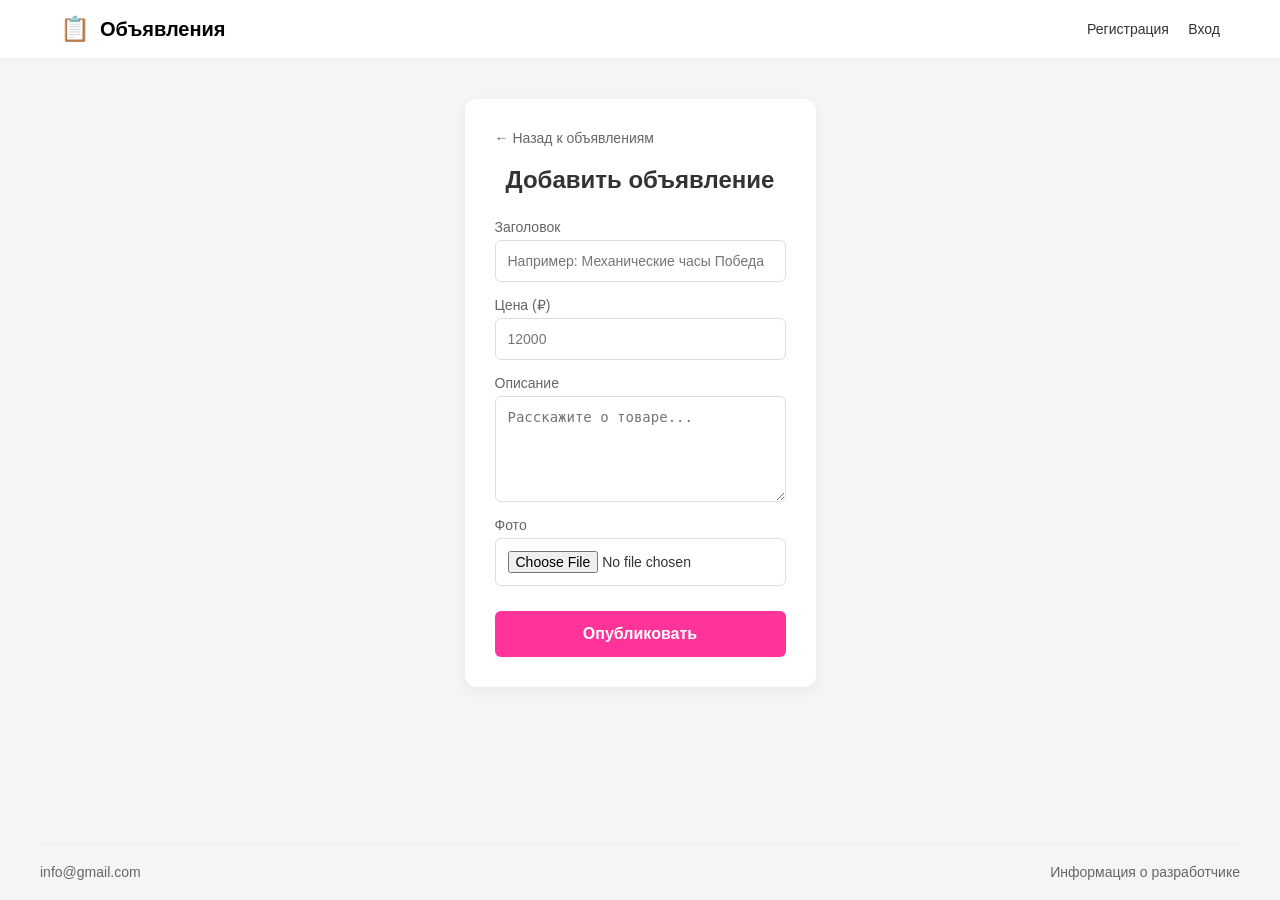
<file: add.html>
<!DOCTYPE html>
<html lang="ru">
<head>
    <meta charset="UTF-8">
    <meta name="viewport" content="width=device-width, initial-scale=1.0">
    <title>Добавить объявление</title>
    <link rel="stylesheet" href="style.css">
</head>
<body>

    <header>
        <div class="container header-block">
            <a href="index.html" class="logo">
                <div class="logo-icon">📋</div>
                <span class="logo-text">Объявления</span>
            </a>
            <nav id="auth-nav"></nav>
        </div>
    </header>

    <main class="form-page">
        <a href="index.html" style="display: inline-block; margin-bottom: 20px; color: #666; text-decoration: none; font-size: 14px;">← Назад к объявлениям</a>

        <h1 class="form-title">Добавить объявление</h1>

        <form class="add-form" id="add-form" enctype="multipart/form-data">
            <div class="form-group">
                <label for="title">Заголовок</label>
                <input type="text" id="title" name="title" placeholder="Например: Механические часы Победа" maxlength="100" required>
            </div>

            <div class="form-group">
                <label for="price">Цена (₽)</label>
                <input type="number" id="price" name="price" placeholder="12000" min="0" step="1" required>
            </div>

            <div class="form-group">
                <label for="description">Описание</label>
                <textarea id="description" name="description" rows="5" maxlength="2000" placeholder="Расскажите о товаре..." required></textarea>
            </div>

            <div class="form-group">
                <label for="image">Фото</label>
                <input type="file" id="image" name="image" accept="image/jpeg,image/png,image/webp" required>
            </div>

            <button type="submit" class="btn-submit">Опубликовать</button>
        </form>
    </main>

    <footer class="site-footer container">
        <a href="mailto:info@gmail.com" class="footer-email">info@gmail.com</a>
        <a href="developer.html" class="footer-developer">Информация о разработчике</a>
    </footer>

    <script src="script.js"></script>
</body>
</html>
</file>
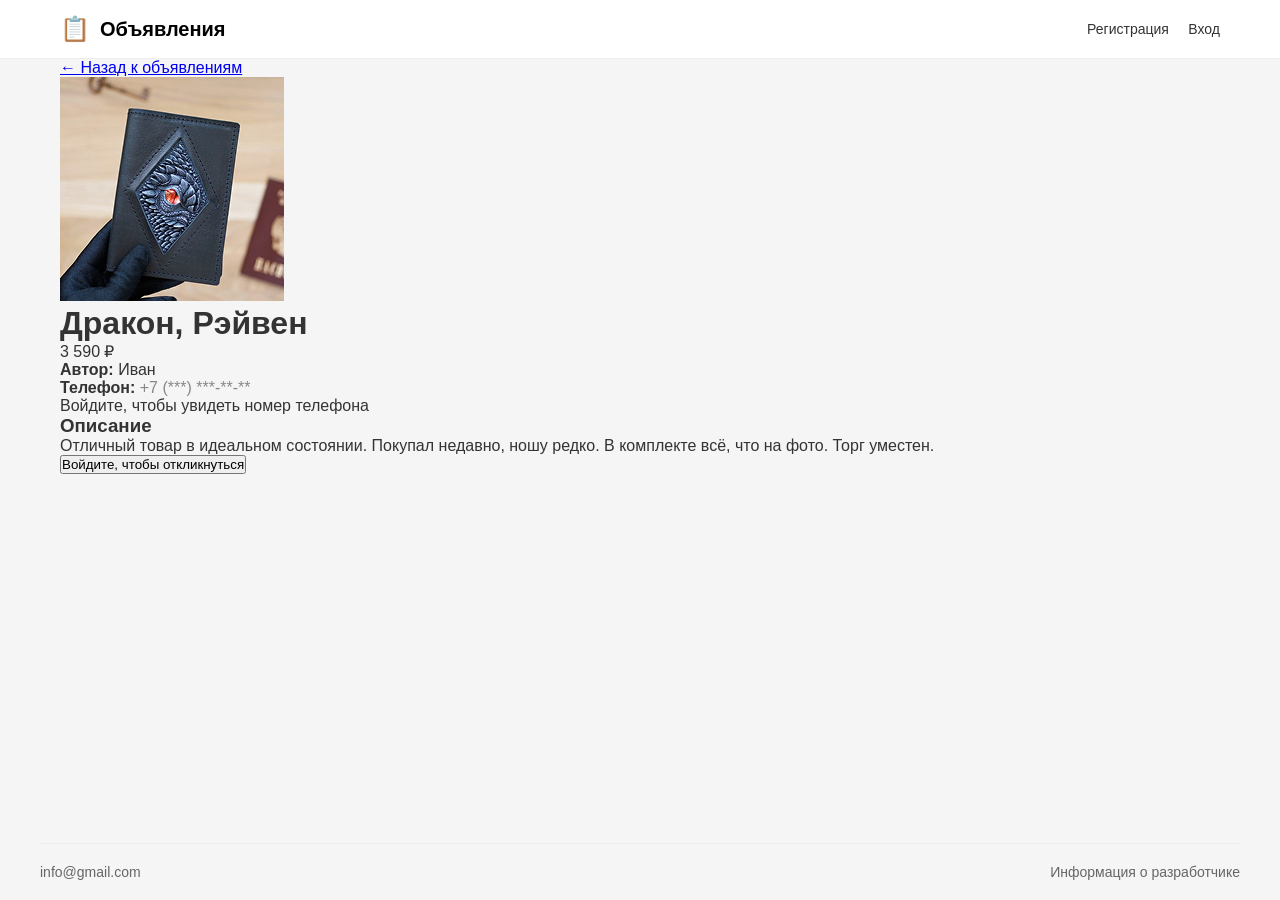
<file: item.html>
<!DOCTYPE html>
<html lang="ru">

<head>
    <meta charset="UTF-8">
    <meta name="viewport" content="width=device-width, initial-scale=1.0">

    <title>Объявление</title>

    <link rel="stylesheet" href="style.css">
</head>

<body>

    <!-- ШАПКА САЙТА -->
    <header class="site-header">

        <div class="container header-block">

            <a href="index.html" class="logo">
                <div class="logo-icon">📋</div>
                <span class="logo-text">Объявления</span>
            </a>

            <nav id="auth-nav"></nav>

        </div>

    </header>


    <!-- ДЕТАЛЬНАЯ СТРАНИЦА ОБЪЯВЛЕНИЯ -->
    <main
        class="container item-page"
        id="item-detail-page"
        aria-live="polite"
    >

        <!-- JavaScript загрузит информацию об объявлении -->

        <p>Загрузка объявления...</p>

    </main>


    <!-- ПОДВАЛ -->
    <footer class="site-footer container">

        <a href="mailto:info@gmail.com" class="footer-email">
            info@gmail.com
        </a>

        <a href="developer.html" class="footer-developer">
            Информация о разработчике
        </a>

    </footer>


    <!-- JAVASCRIPT -->
    <script src="script.js"></script>

</body>

</html>
</file>
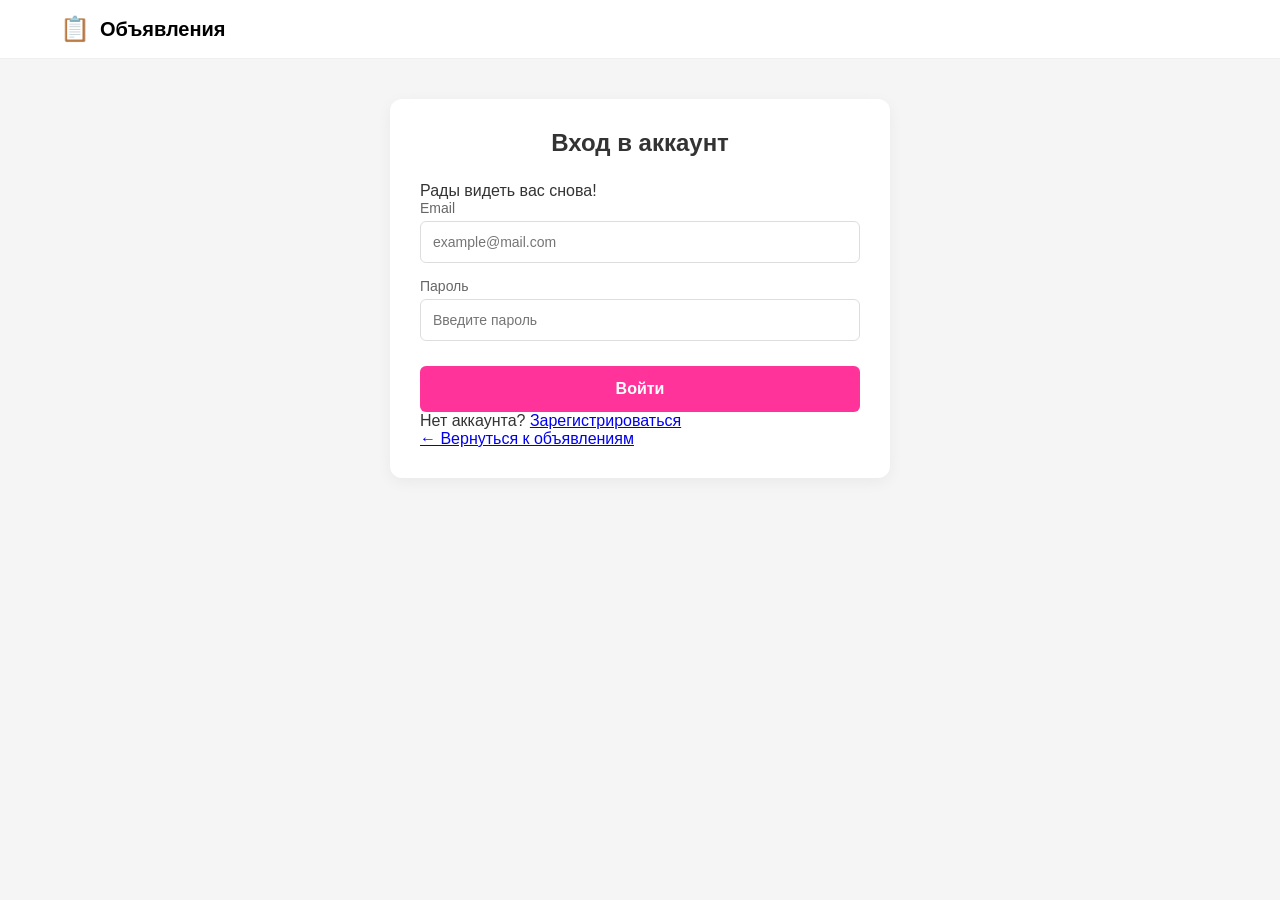
<file: login.html>
<!DOCTYPE html>
<html lang="ru">

<head>
    <meta charset="UTF-8">
    <meta name="viewport" content="width=device-width, initial-scale=1.0">

    <title>Вход в аккаунт — Объявления</title>

    <link rel="stylesheet" href="style.css">
</head>

<body>

    <!-- ШАПКА -->
    <header class="site-header">

        <div class="container header-block">

            <a href="index.html" class="logo">
                <span class="logo-icon">📋</span>
                <span class="logo-text">Объявления</span>
            </a>

        </div>

    </header>


    <!-- ФОРМА ВХОДА -->
    <main class="container form-page">

        <section class="form-card">

            <h1 class="form-title">
                Вход в аккаунт
            </h1>

            <p class="form-subtitle">
                Рады видеть вас снова!
            </p>


            <form id="login-form" class="add-form">

                <!-- EMAIL -->
                <div class="form-group">

                    <label for="login-email">
                        Email
                    </label>

                    <input
                        type="email"
                        id="login-email"
                        name="email"
                        placeholder="example@mail.com"
                        autocomplete="email"
                        required
                    >

                </div>


                <!-- ПАРОЛЬ -->
                <div class="form-group">

                    <label for="login-password">
                        Пароль
                    </label>

                    <input
                        type="password"
                        id="login-password"
                        name="password"
                        placeholder="Введите пароль"
                        autocomplete="current-password"
                        required
                    >

                </div>


                <!-- ОШИБКА -->
                <p
                    id="login-error"
                    class="auth-error"
                    role="alert"
                    aria-live="polite"
                ></p>


                <!-- КНОПКА -->
                <button
                    type="submit"
                    class="btn-submit"
                >
                    Войти
                </button>

            </form>


            <!-- РЕГИСТРАЦИЯ -->
            <p class="auth-switch">

                Нет аккаунта?

                <a href="register.html">
                    Зарегистрироваться
                </a>

            </p>


            <!-- ВОЗВРАТ -->
            <a href="index.html" class="back-link">
                ← Вернуться к объявлениям
            </a>

        </section>

    </main>


    <!-- JAVASCRIPT -->
    <script src="script.js"></script>

</body>

</html>
</file>
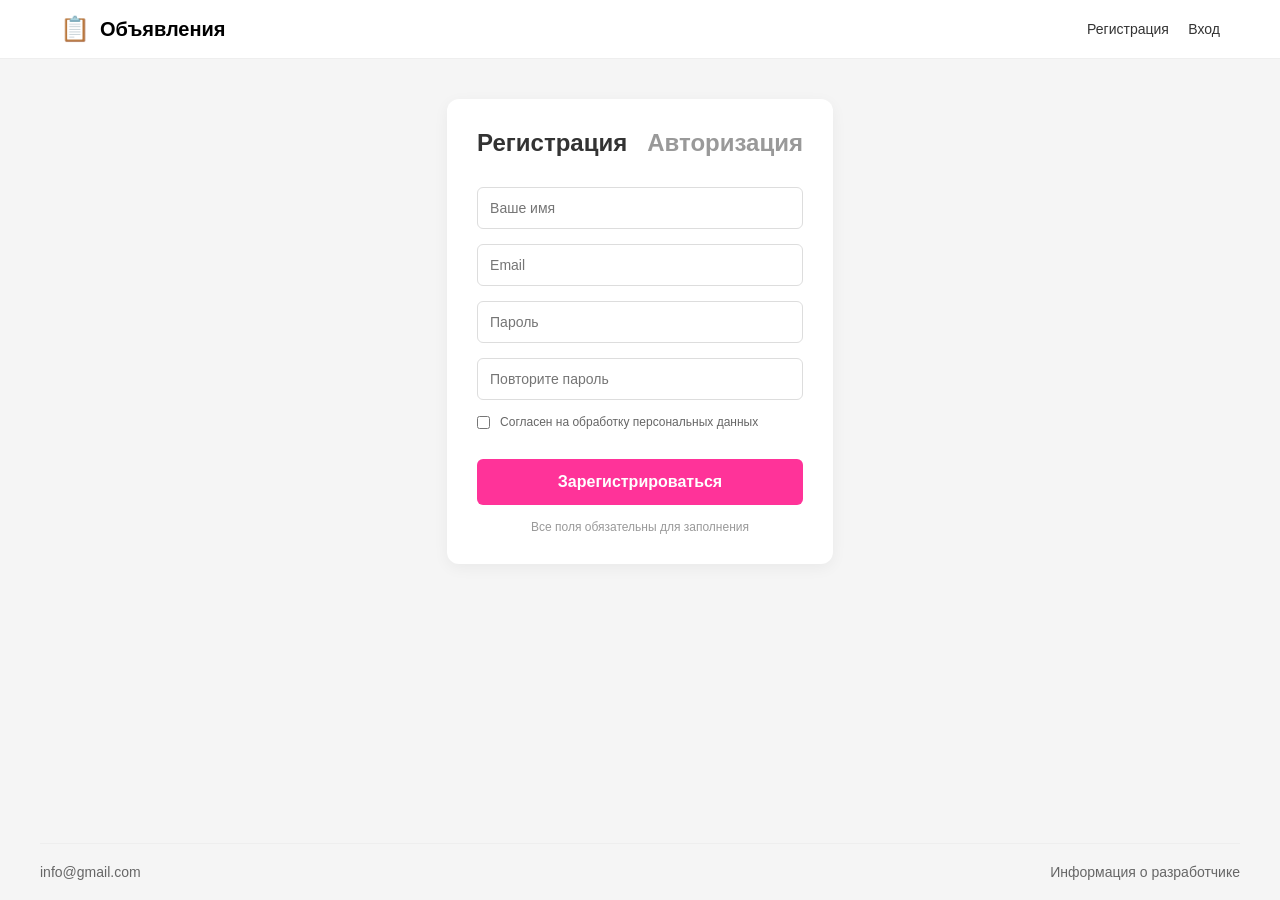
<file: register.html>
<!DOCTYPE html>
<html lang="ru">
<head>
    <meta charset="UTF-8">
    <meta name="viewport" content="width=device-width, initial-scale=1.0">
    <title>Регистрация - Объявления</title>
    <link rel="stylesheet" href="style.css">
</head>
<body>

    <header>
        <div class="container header-block">
            <a href="index.html" class="logo">
                <div class="logo-icon">📋</div>
                <span class="logo-text">Объявления</span>
            </a>
            <nav id="auth-nav">
                <a href="login.html">Вход</a>
            </nav>
        </div>
    </header>

    <main class="form-page">
        <div class="form-header">
            <span class="active">Регистрация</span>
            <a href="login.html" class="inactive">Авторизация</a>
        </div>
        
        <form action="#">
            <div class="form-group">
                <input type="text" placeholder="Ваше имя" required>
            </div>
            <div class="form-group">
                <input type="email" placeholder="Email" required>
            </div>
            <div class="form-group">
                <input type="password" placeholder="Пароль" required>
            </div>
            <div class="form-group">
                <input type="password" placeholder="Повторите пароль" required>
            </div>
            
            <label class="checkbox-label">
                <input type="checkbox" required>
                <span>Согласен на обработку персональных данных</span>
            </label>

            <button type="submit" class="btn-submit">Зарегистрироваться</button>
            
            <p class="required-text">Все поля обязательны для заполнения</p>
        </form>
    </main>

    <footer class="site-footer container">
        <a href="mailto:info@gmail.com" class="footer-email">info@gmail.com</a>
        <a href="developer.html" class="footer-developer">Информация о разработчике</a>
    </footer>

    <script src="script.js"></script>
</body>
</html>
</file>
<file: style.css>
/* --- Базовые настройки --- */
* {
    margin: 0;
    padding: 0;
    box-sizing: border-box;
}

body {
    font-family: Arial, sans-serif;
    background-color: #f5f5f5;
    color: #333;
    display: flex;
    flex-direction: column;
    min-height: 100vh;
}

.container {
    width: 100%;
    max-width: 1200px;
    margin: 0 auto;
    padding: 0 20px;
}

/* --- Шапка сайта --- */
header {
    background-color: #fff;
    border-bottom: 1px solid #eee;
    padding: 15px 0;
}

.header-block {
    display: flex;
    justify-content: space-between;
    align-items: center;
}

.logo {
    display: flex;
    align-items: center;
    gap: 10px;
    text-decoration: none;
    color: #000;
    font-weight: bold;
    font-size: 20px;
}

.logo-icon {
    font-size: 24px;
}

#auth-nav a {
    text-decoration: none;
    color: #333;
    margin-left: 15px;
    font-size: 14px;
}

#auth-nav a:hover {
    color: #FF3399;
}

/* --- Подвал --- */
.site-footer {
    margin-top: auto;
    padding: 20px 0;
    display: flex;
    justify-content: space-between;
    border-top: 1px solid #eee;
    font-size: 14px;
}

.site-footer a {
    color: #666;
    text-decoration: none;
}

.site-footer a:hover {
    color: #FF3399;
}

/* --- Главная страница (карточки) --- */
.main-title {
    font-size: 32px;
    margin: 30px 0;
    display: flex;
    justify-content: space-between;
    align-items: center;
}

.btn-add {
    background: #FF3399;
    color: white;
    padding: 10px 20px;
    border-radius: 6px;
    text-decoration: none;
    font-size: 14px;
    font-weight: bold;
}

.grid {
    display: grid;
    grid-template-columns: repeat(auto-fill, minmax(250px, 1fr));
    gap: 20px;
    margin-bottom: 40px;
}

.card {
    background: #fff;
    border-radius: 10px;
    overflow: hidden;
    box-shadow: 0 2px 8px rgba(0,0,0,0.05);
}

.card img {
    width: 100%;
    height: 200px;
    object-fit: cover;
}

.card-content {
    padding: 15px;
}

.card-title {
    font-size: 16px;
    font-weight: bold;
    margin-bottom: 10px;
}

.card-price {
    font-size: 18px;
    color: #333;
    font-weight: bold;
}

/* --- Стили для форм (Регистрация и Добавление) --- */
.form-page {
    max-width: 500px;
    margin: 40px auto;
    background: #fff;
    padding: 30px;
    border-radius: 12px;
    box-shadow: 0 4px 15px rgba(0,0,0,0.05);
}

.form-title {
    font-size: 24px;
    margin-bottom: 25px;
    text-align: center;
}

.form-group {
    margin-bottom: 15px;
    display: flex;
    flex-direction: column;
}

.form-group label {
    font-size: 14px;
    margin-bottom: 5px;
    color: #666;
}

.form-group input,
.form-group textarea {
    padding: 12px;
    border: 1px solid #ddd;
    border-radius: 6px;
    font-size: 14px;
    outline: none;
}

.form-group input:focus,
.form-group textarea:focus {
    border-color: #FF3399;
}

.btn-submit {
    width: 100%;
    padding: 14px;
    background-color: #FF3399;
    color: white;
    border: none;
    border-radius: 6px;
    font-size: 16px;
    font-weight: bold;
    cursor: pointer;
    margin-top: 10px;
}

.btn-submit:hover {
    background-color: #e62e8a;
}

/* Заголовки вкладок в регистрации */
.form-header {
    display: flex;
    gap: 20px;
    margin-bottom: 30px;
    font-size: 24px;
    font-weight: bold;
    justify-content: center;
}

.form-header .active {
    color: #333;
}

.form-header .inactive {
    color: #999;
    text-decoration: none;
}

.checkbox-label {
    display: flex;
    align-items: center;
    gap: 10px;
    font-size: 12px;
    color: #666;
    margin-bottom: 20px;
}

.required-text {
    text-align: center;
    font-size: 12px;
    color: #999;
    margin-top: 15px;
}
</file>
